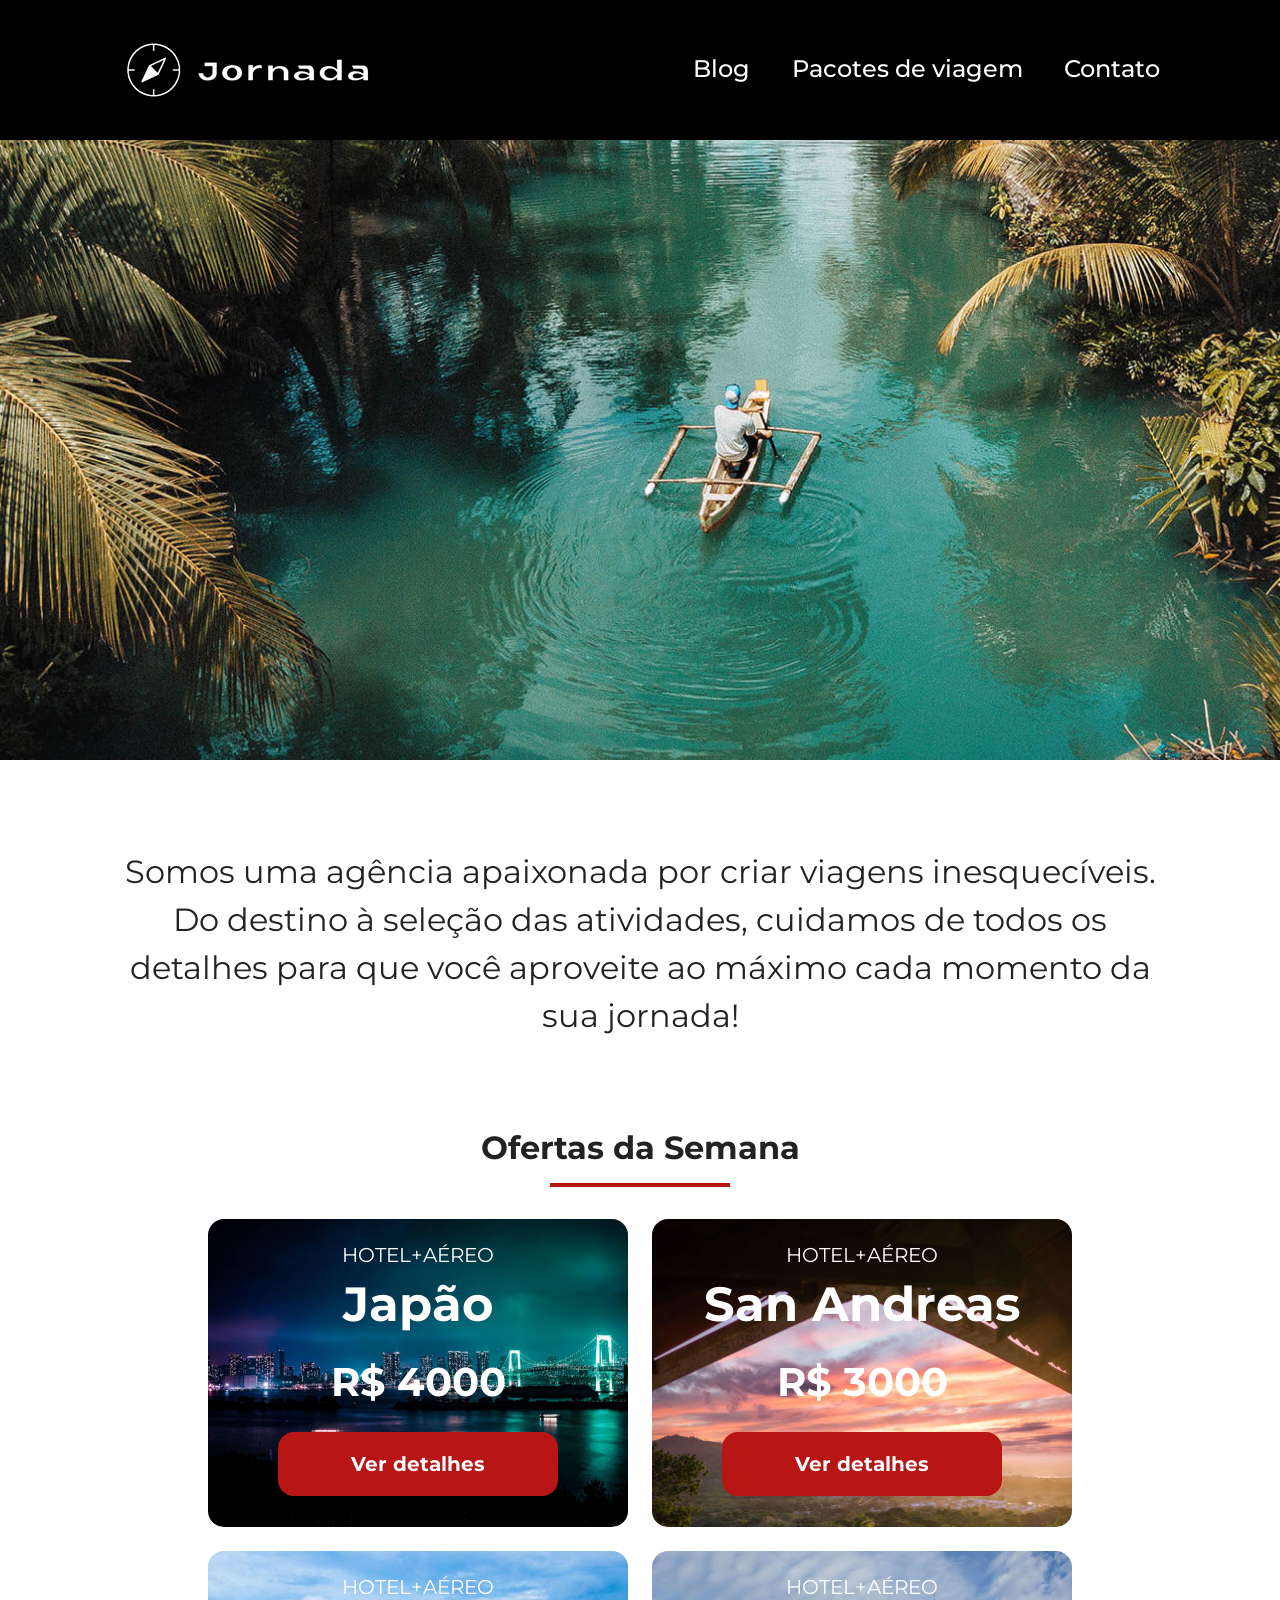
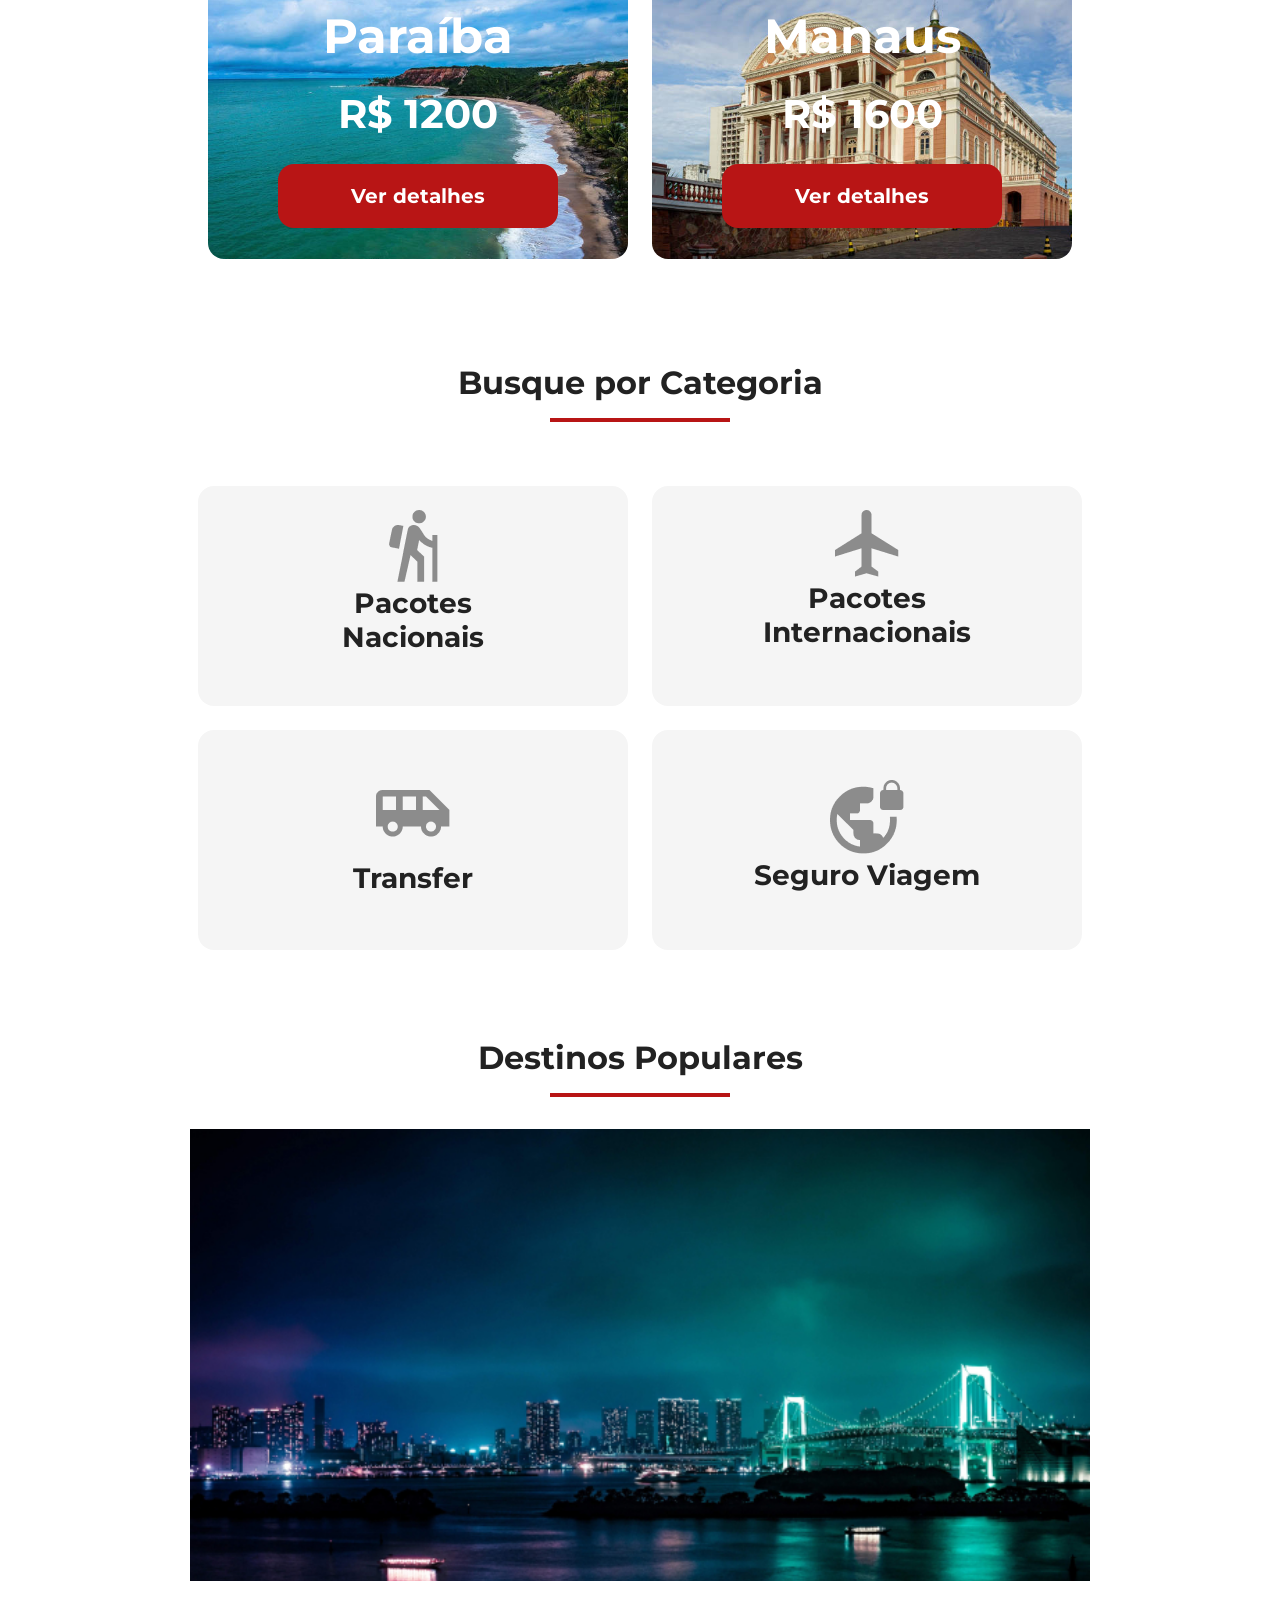
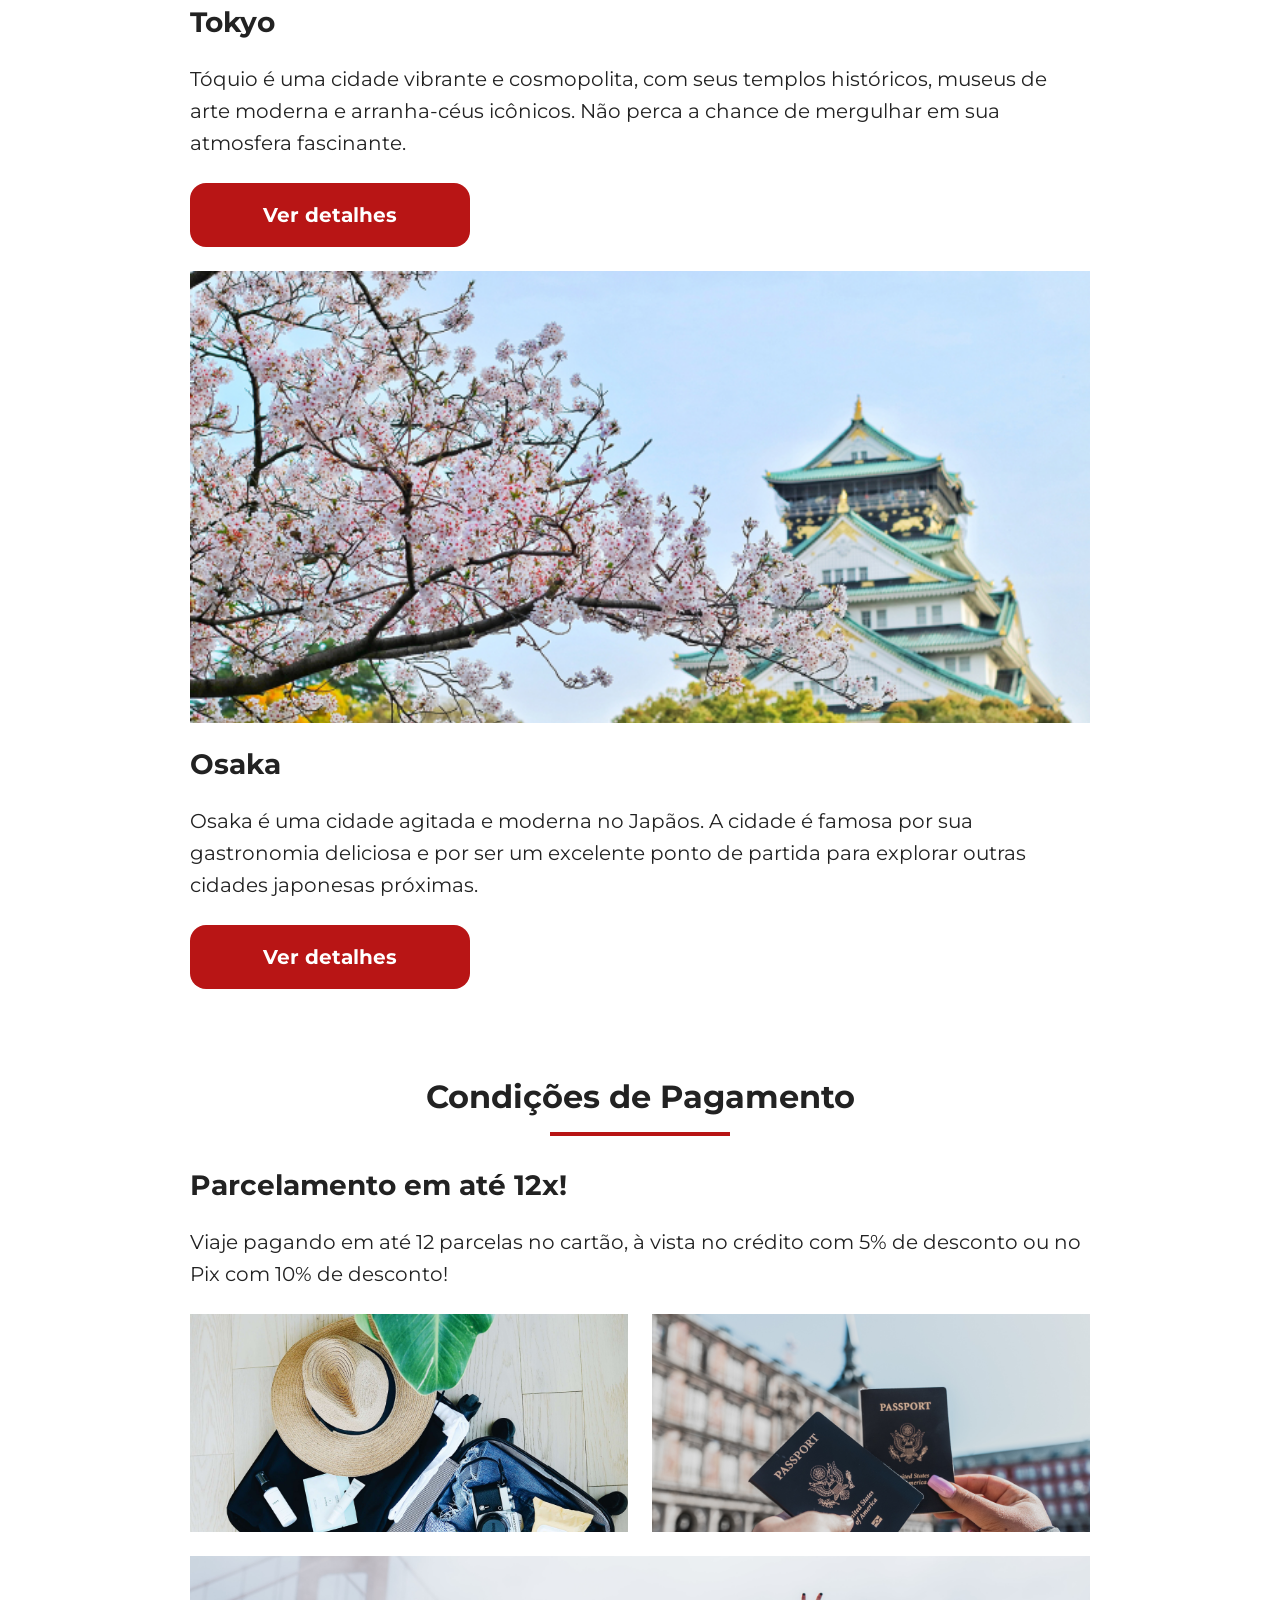
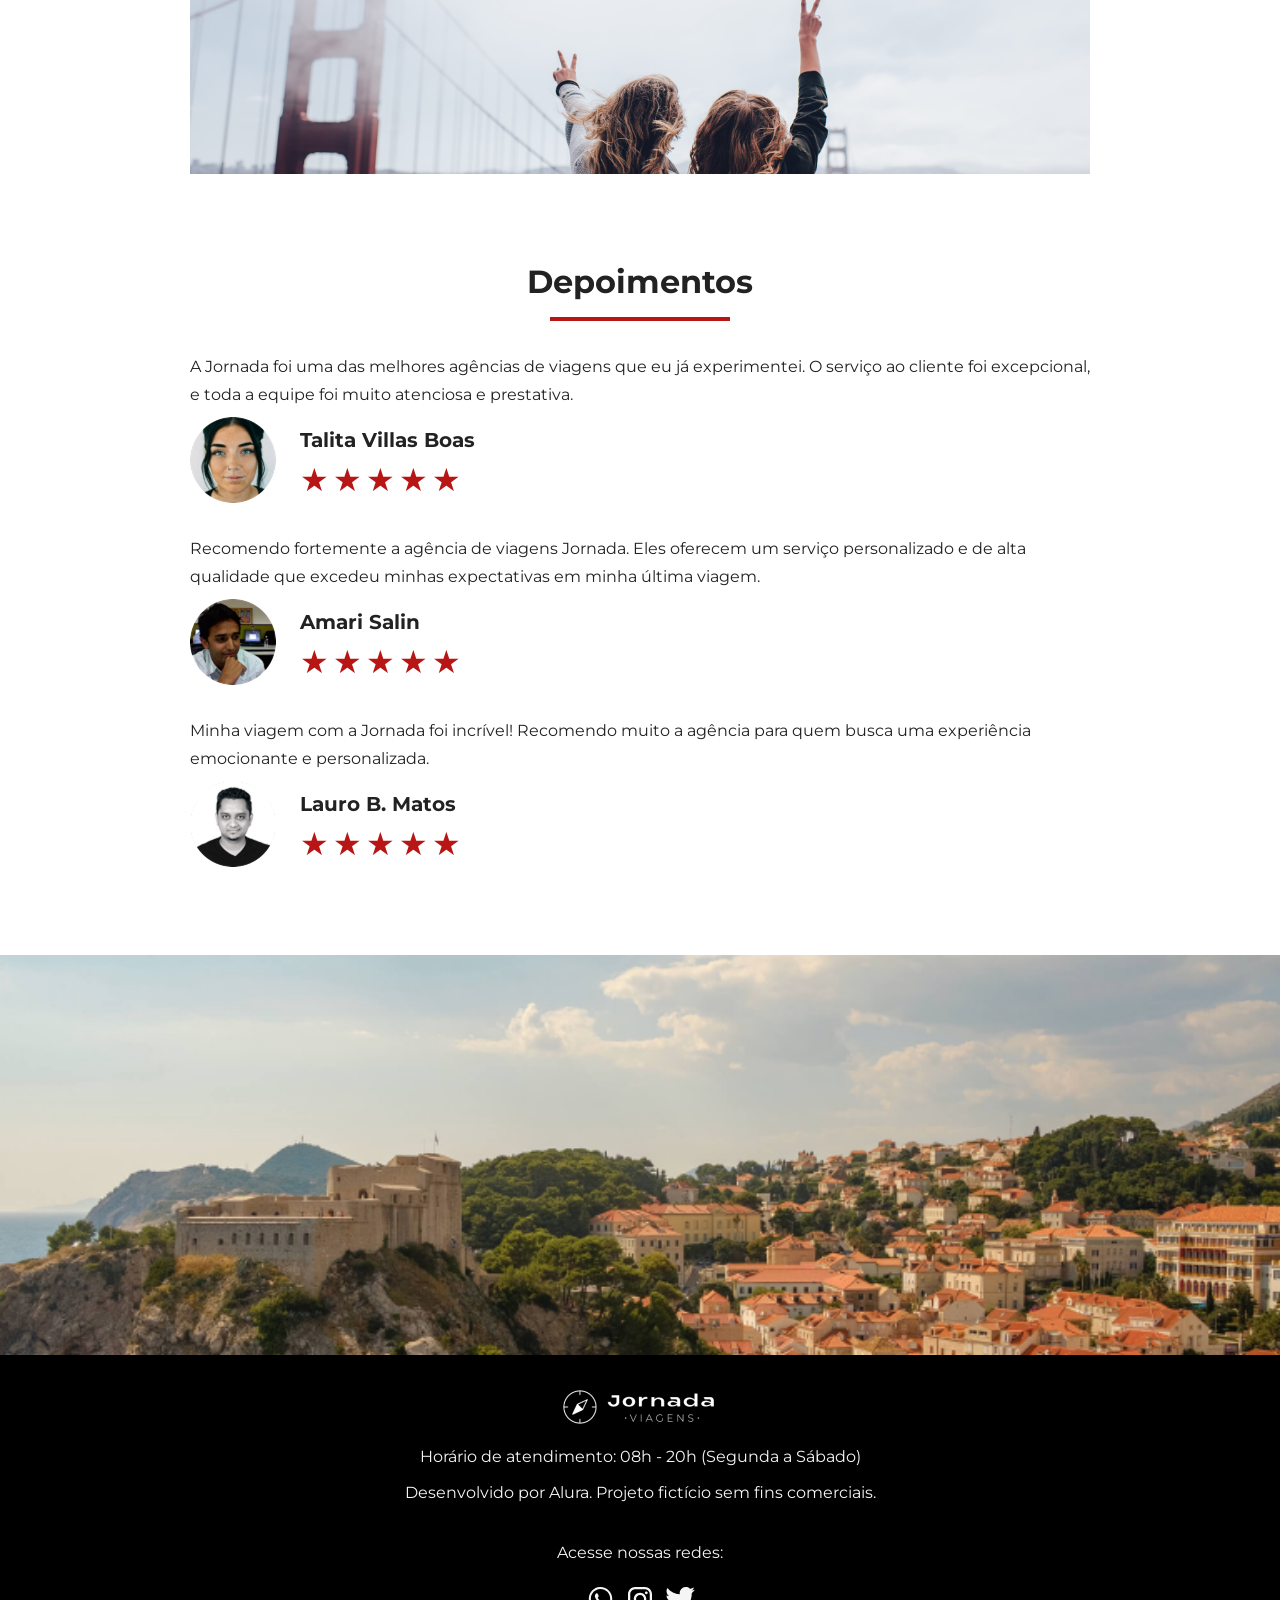
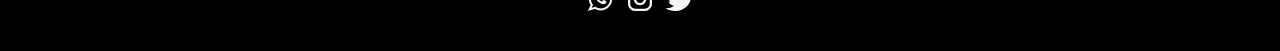
<file: index.html>
<!doctype html>
<html lang="pt-BR">
  <head>
    <meta charset="UTF-8" />
    <meta name="viewport" content="width=device-width, initial-scale=1.0" />
    <title>Jornada Viagens | Pacotes de viagem pelo Brasil e o mundo</title>
    <meta
      name="description"
      content="Jornada Viagens, uma agência apaixonada por criar viagens inesquecíveis"
    />
    <meta property="og:type" content="website" />
    <meta property="og:site_name" content="Jornada Viagens" />
    <meta property="og:locale" content="pt_BR" />
    <meta
      property="og:url"
      content="https://felipeoc12.github.io/jornada-viagens/"
    />
    <meta
      property="og:title"
      content="Jornada Viagens | Pacotes de viagem pelo Brasil e o mundo"
    />
    <meta
      property="og:description"
      content="Jornada Viagens, uma agência apaixonada por criar viagens inesquecíveis."
    />
    <meta
      property="og:image"
      content="https://felipeoc12.github.io/jornada-viagens/img/preview.jpg"
    />
    <meta property="og:image:width" content="1200" />
    <meta property="og:image:height" content="630" />
    <meta
      property="og:image:alt"
      content="Jornada Viagens - Sua próxima aventura começa aqui"
    />
    <link rel="icon" href="favico.svg" type="xml/svg" />
    <link rel="stylesheet" href="css/style.css" />
  </head>
  <body>
    <header class="main-header">
      <a class="logo" href="index.html" title="voltar para a página inicial">
        <img
          class="img-mobile"
          src="img/bussola-jornada-branca.png"
          alt="Bussola do logo Jornada Viagens na cor preta"
        />
        <img
          class="img-desktop"
          src="img/bussola-texto-jornada-branco.png"
          alt="Logo Jornada Viagens na cor branca"
        />
      </a>
      <div class="navegation-menu">
        <label for="menu">
          <img src="img/menu.png" alt="menu" />
        </label>
        <input type="checkbox" id="menu" hidden />
        <nav>
          <ul class="list-links">
            <li>
              <a href="blog.html" target="_blank" title="Acessar Blog">Blog</a>
            </li>
            <li>
              <a
                href="pacotes.html"
                target="_blank"
                title="Acessar Pacotes de viagem"
                >Pacotes de viagem</a
              >
            </li>
            <li>
              <a href="contato.html" target="_blank" title="Acessar Contato"
                >Contato</a
              >
            </li>
          </ul>
        </nav>
      </div>
    </header>
    <main>
      <section class="hero">
        <div class="hero-img"></div>
        <h2>
          Somos uma agência apaixonada por criar viagens inesquecíveis. Do
          destino à seleção das atividades, cuidamos de todos os detalhes para
          que você aproveite ao máximo cada momento da sua jornada!
        </h2>
      </section>
      <section class="offers">
        <div class="section-title">
          <h2>Ofertas da Semana</h2>
          <hr />
        </div>
        <div class="offers-cards">
          <article class="card japao">
            <header>
              <p>HOTEL+AÉREO</p>
              <h3>
                Japão <br />
                <span>R$ 4000</span>
              </h3>
            </header>
            <footer>
              <a href="#" class="button">Ver detalhes</a>
            </footer>
          </article>
          <article class="card san-andreas">
            <header>
              <p>HOTEL+AÉREO</p>
              <h3>
                San Andreas <br />
                <span>R$ 3000</span>
              </h3>
            </header>
            <footer>
              <a href="#" class="button">Ver detalhes</a>
            </footer>
          </article>
          <article class="card paraiba">
            <header>
              <p>HOTEL+AÉREO</p>
              <h3>
                Paraíba <br />
                <span>R$ 1200</span>
              </h3>
            </header>
            <footer>
              <a href="#" class="button">Ver detalhes</a>
            </footer>
          </article>
          <article class="card manaus">
            <header>
              <p>HOTEL+AÉREO</p>
              <h3>
                Manaus <br />
                <span>R$ 1600</span>
              </h3>
            </header>
            <footer>
              <a href="#" class="button">Ver detalhes</a>
            </footer>
          </article>
        </div>
      </section>
      <section class="categories">
        <div class="section-title">
          <h2>Busque por Categoria</h2>
          <hr />
        </div>
        <div class="categories-cards">
          <a
            class="card"
            href="#"
            target="_blank"
            title="Busque pela categoria Pacotes Nacionais"
          >
            <img
              src="img/icone-caminhada.png"
              alt="ícone cinza representando uma pessoa fazendo tracking"
            />
            <h3 class="content-title">
              Pacotes <br />
              Nacionais
            </h3>
          </a>

          <a
            class="card"
            href="#"
            target="_blank"
            title="Busque pela categoria Pacotes Internacionais"
          >
            <img
              src="img/icone-aviao.png"
              alt="ícone cinza representando um avião"
            />
            <h3 class="content-title">
              Pacotes <br />
              Internacionais
            </h3>
          </a>
          <a
            class="card single-line transfer"
            href="#"
            target="_blank"
            title="Busque pela categoria Transfer"
          >
            <img
              src="img/icone-onibus.png"
              alt="ícone cinza representando um ônibus"
            />
            <h3 class="content-title">Transfer</h3>
          </a>
          <a
            class="card single-line"
            href="#"
            target="_blank"
            title="Busque pela categoria Seguro Viagem"
          >
            <img
              src="img/icone-planeta.png"
              alt="ícone cinza representando o planeta terra com um cadeado"
            />
            <h3 class="content-title">Seguro Viagem</h3>
          </a>
        </div>
      </section>
      <section class="destinations">
        <div class="section-title">
          <h2>Destinos Populares</h2>
          <hr />
        </div>
        <div class="destination-items">
          <article class="item tokyo">
            <header>
              <div class="img-item"></div>
              <h3 class="content-title">Tokyo</h3>
            </header>
            <p class="content-text">
              Tóquio é uma cidade vibrante e cosmopolita, com seus templos
              históricos, museus de arte moderna e arranha-céus icônicos. Não
              perca a chance de mergulhar em sua atmosfera fascinante.
            </p>
            <footer>
              <a
                href="#"
                class="button"
                target="_blank"
                title="Veja mais detalhes do destino Tokyo"
                >Ver detalhes</a
              >
            </footer>
          </article>
          <article class="item osaka">
            <header>
              <div class="img-item"></div>
              <h3 class="content-title">Osaka</h3>
            </header>
            <p class="content-text">
              Osaka é uma cidade agitada e moderna no Japãos. A cidade é famosa
              por sua gastronomia deliciosa e por ser um excelente ponto de
              partida para explorar outras cidades japonesas próximas.
            </p>
            <footer>
              <a
                href="#"
                class="button"
                target="_blank"
                title="Veja mais detalhes do destino Osaka"
                >Ver detalhes</a
              >
            </footer>
          </article>
        </div>
      </section>
      <section class="payments">
        <div class="section-title">
          <h2>Condições de Pagamento</h2>
          <hr />
        </div>
        <div class="content-container">
          <div class="text-content">
            <h3 class="content-title">Parcelamento em até 12x!</h3>
            <p class="content-text">
              Viaje pagando em até 12 parcelas no cartão, à vista no crédito com
              5% de desconto ou no Pix com 10% de desconto!
            </p>
          </div>
          <div class="image-gallery">
            <div class="image first"></div>
            <div class="image second"></div>
            <div class="image third colspan-2"></div>
          </div>
        </div>
      </section>
      <section class="testimonials">
        <div class="section-title">
          <h2>Depoimentos</h2>
          <hr />
        </div>
        <div class="testimonial-container">
          <article>
            <header>
              <p>
                A Jornada foi uma das melhores agências de viagens que eu já
                experimentei. O serviço ao cliente foi excepcional, e toda a
                equipe foi muito atenciosa e prestativa.
              </p>
            </header>
            <footer>
              <img
                src="img/avatar-talita.png"
                alt="Imagem de perfil da cliente Talita Villas Boas"
              />
              <div class="profile-content">
                <h3>Talita Villas Boas</h3>
                <div class="rating">
                  <span class="star">★</span>
                  <span class="star">★</span>
                  <span class="star">★</span>
                  <span class="star">★</span>
                  <span class="star">★</span>
                </div>
              </div>
            </footer>
          </article>
          <article>
            <header>
              <p>
                Recomendo fortemente a agência de viagens Jornada. Eles oferecem
                um serviço personalizado e de alta qualidade que excedeu minhas
                expectativas em minha última viagem.
              </p>
            </header>
            <footer>
              <img
                src="img/avatar-amari.png"
                alt="Imagem de perfil do cliente Amari Salin"
              />
              <div class="profile-content">
                <h3>Amari Salin</h3>
                <div class="rating">
                  <span class="star">★</span>
                  <span class="star">★</span>
                  <span class="star">★</span>
                  <span class="star">★</span>
                  <span class="star">★</span>
                </div>
              </div>
            </footer>
          </article>
          <article>
            <header>
              <p>
                Minha viagem com a Jornada foi incrível! Recomendo muito a
                agência para quem busca uma experiência emocionante e
                personalizada.
              </p>
            </header>
            <footer>
              <img
                src="img/avatar-lauro.png"
                alt="Imagem de perfil do cliente Lauro B. Matos"
              />
              <div class="profile-content">
                <h3>Lauro B. Matos</h3>
                <div class="rating">
                  <span class="star">★</span>
                  <span class="star">★</span>
                  <span class="star">★</span>
                  <span class="star">★</span>
                  <span class="star">★</span>
                </div>
              </div>
            </footer>
          </article>
        </div>
      </section>
      <section class="pre-footer"></section>
    </main>
    <footer class="main-footer">
      <div class="img-and-paragraphs">
        <img
          class="logo-jornada-viagens"
          src="img/logo-jornada-viagens.png"
          alt="Logo da empresa Jornada Viagens"
        />
        <p>Horário de atendimento: 08h - 20h (Segunda a Sábado)</p>
        <p>Desenvolvido por Alura. Projeto fictício sem fins comerciais.</p>
      </div>
      <div class="networks">
        <p>Acesse nossas redes:</p>
        <div class="logo-networks">
          <a
            href="#"
            target="_blank"
            title="Acesse o WhatsApp da Jornada Viagens"
          >
            <img src="img/logo-whatsapp.svg" alt="Ícone do WhatsApp" />
          </a>
          <a
            href="#"
            target="_blank"
            title="Acesse o Instagram da Jornada Viagens"
          >
            <img src="img/logo-instagram.svg" alt="Ícone do Instagram" />
          </a>
          <a
            href="#"
            target="_blank"
            title="Acesse o Twitter da Jornada Viagens"
          >
            <img src="img/logo-twitter.svg" alt="Ícone do Twitter" />
          </a>
        </div>
      </div>
    </footer>
  </body>
</html>
</file>
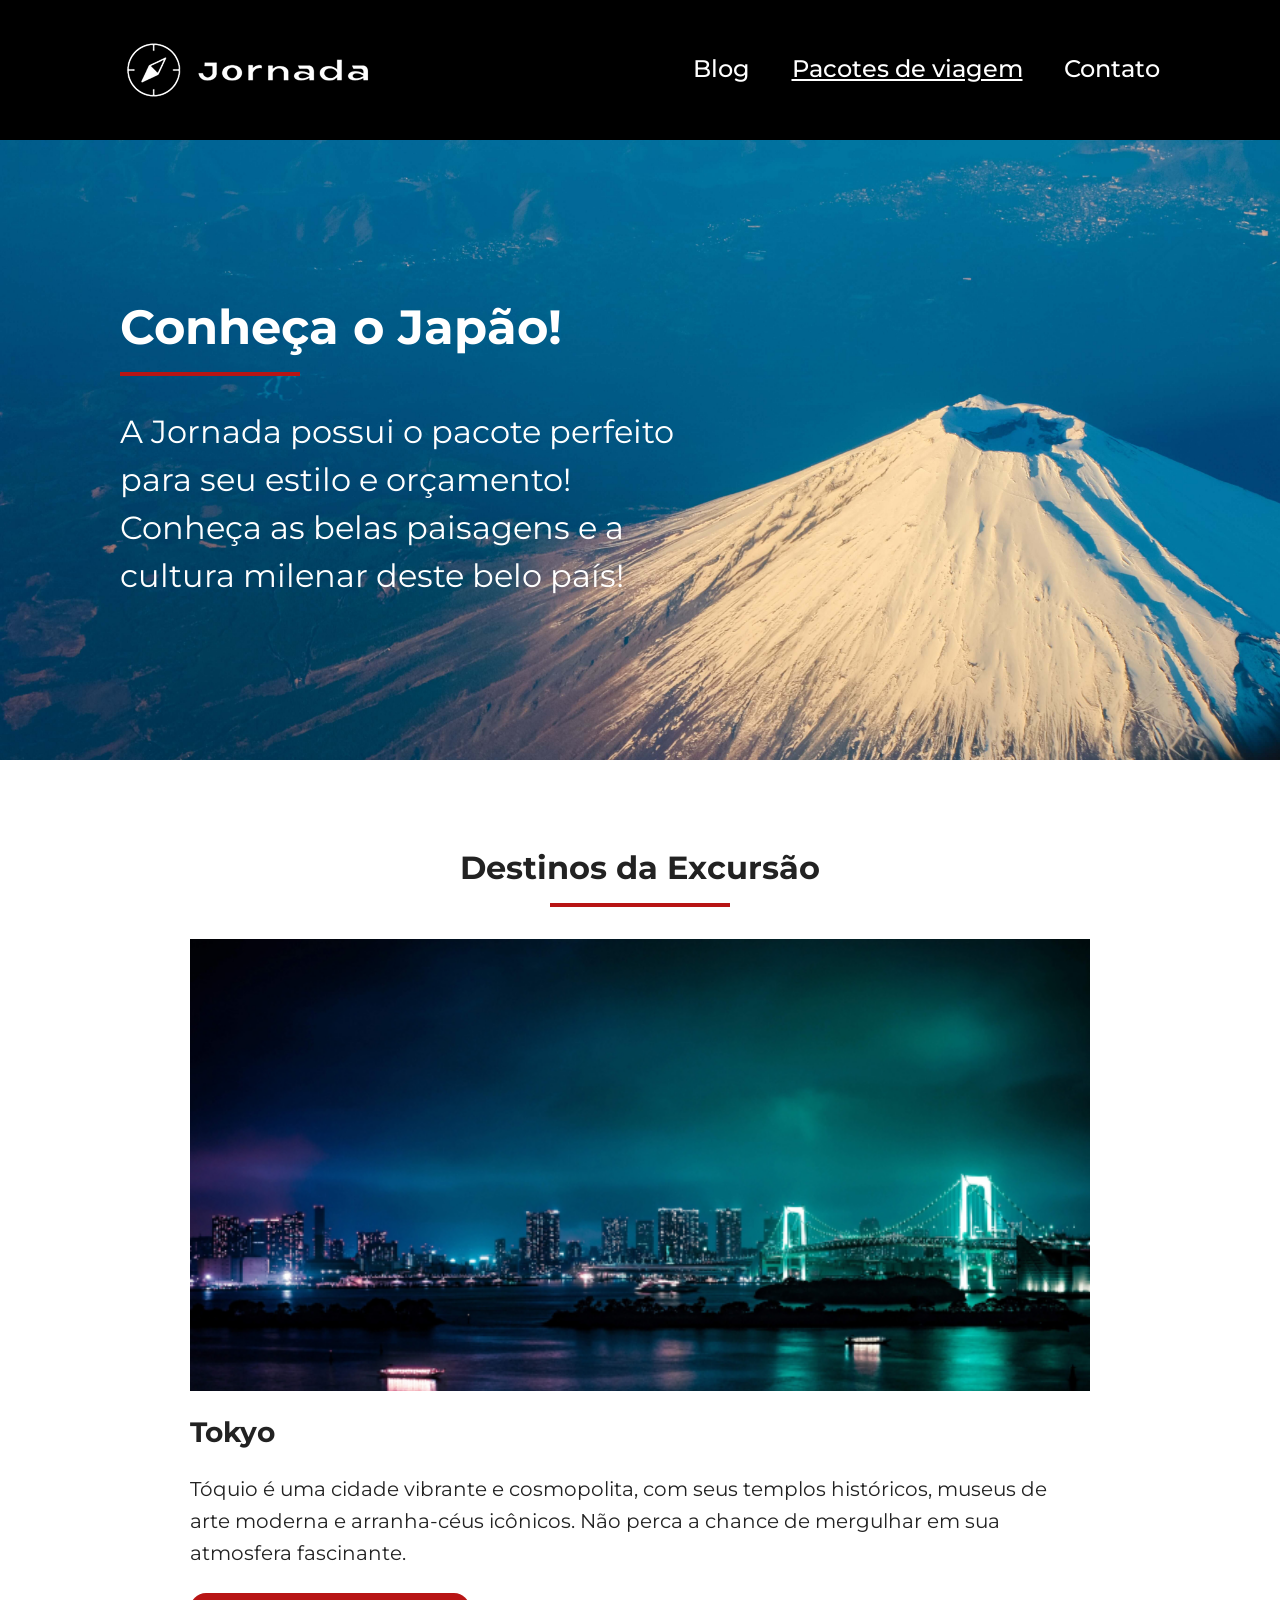
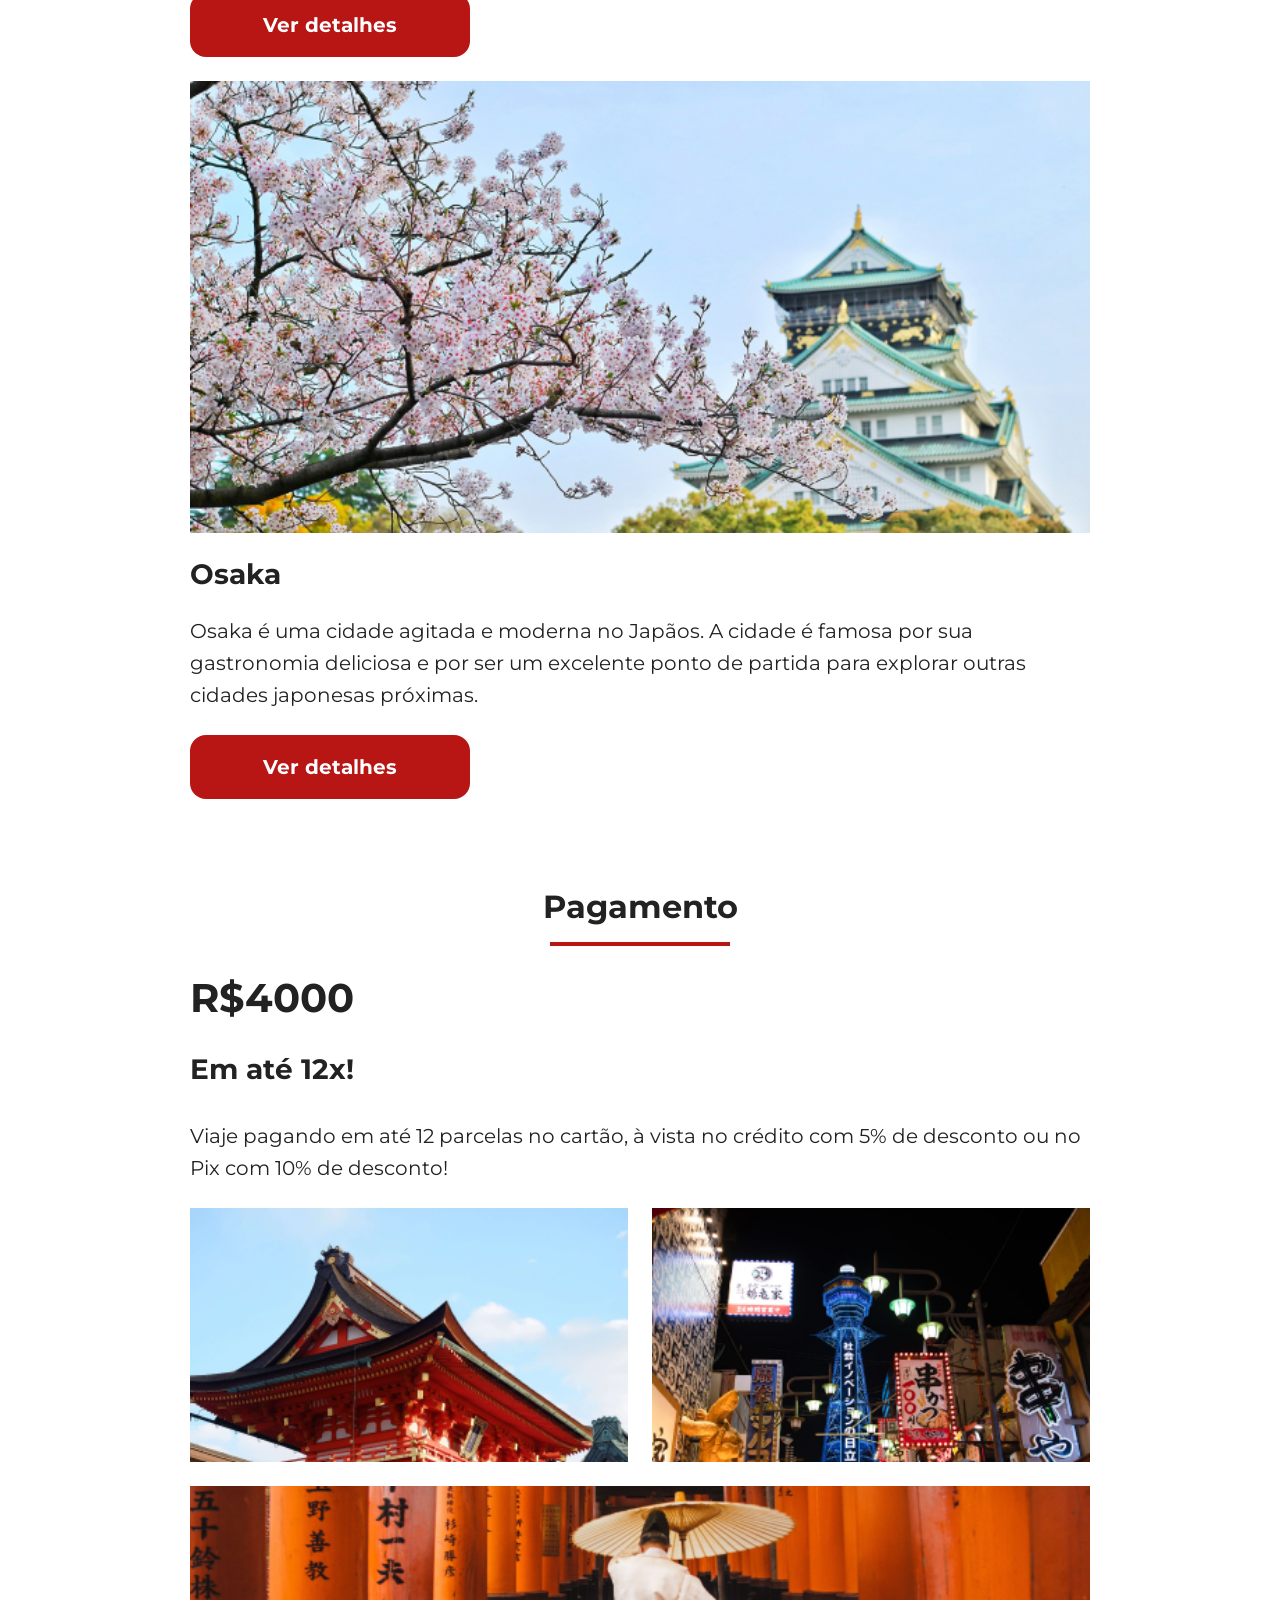
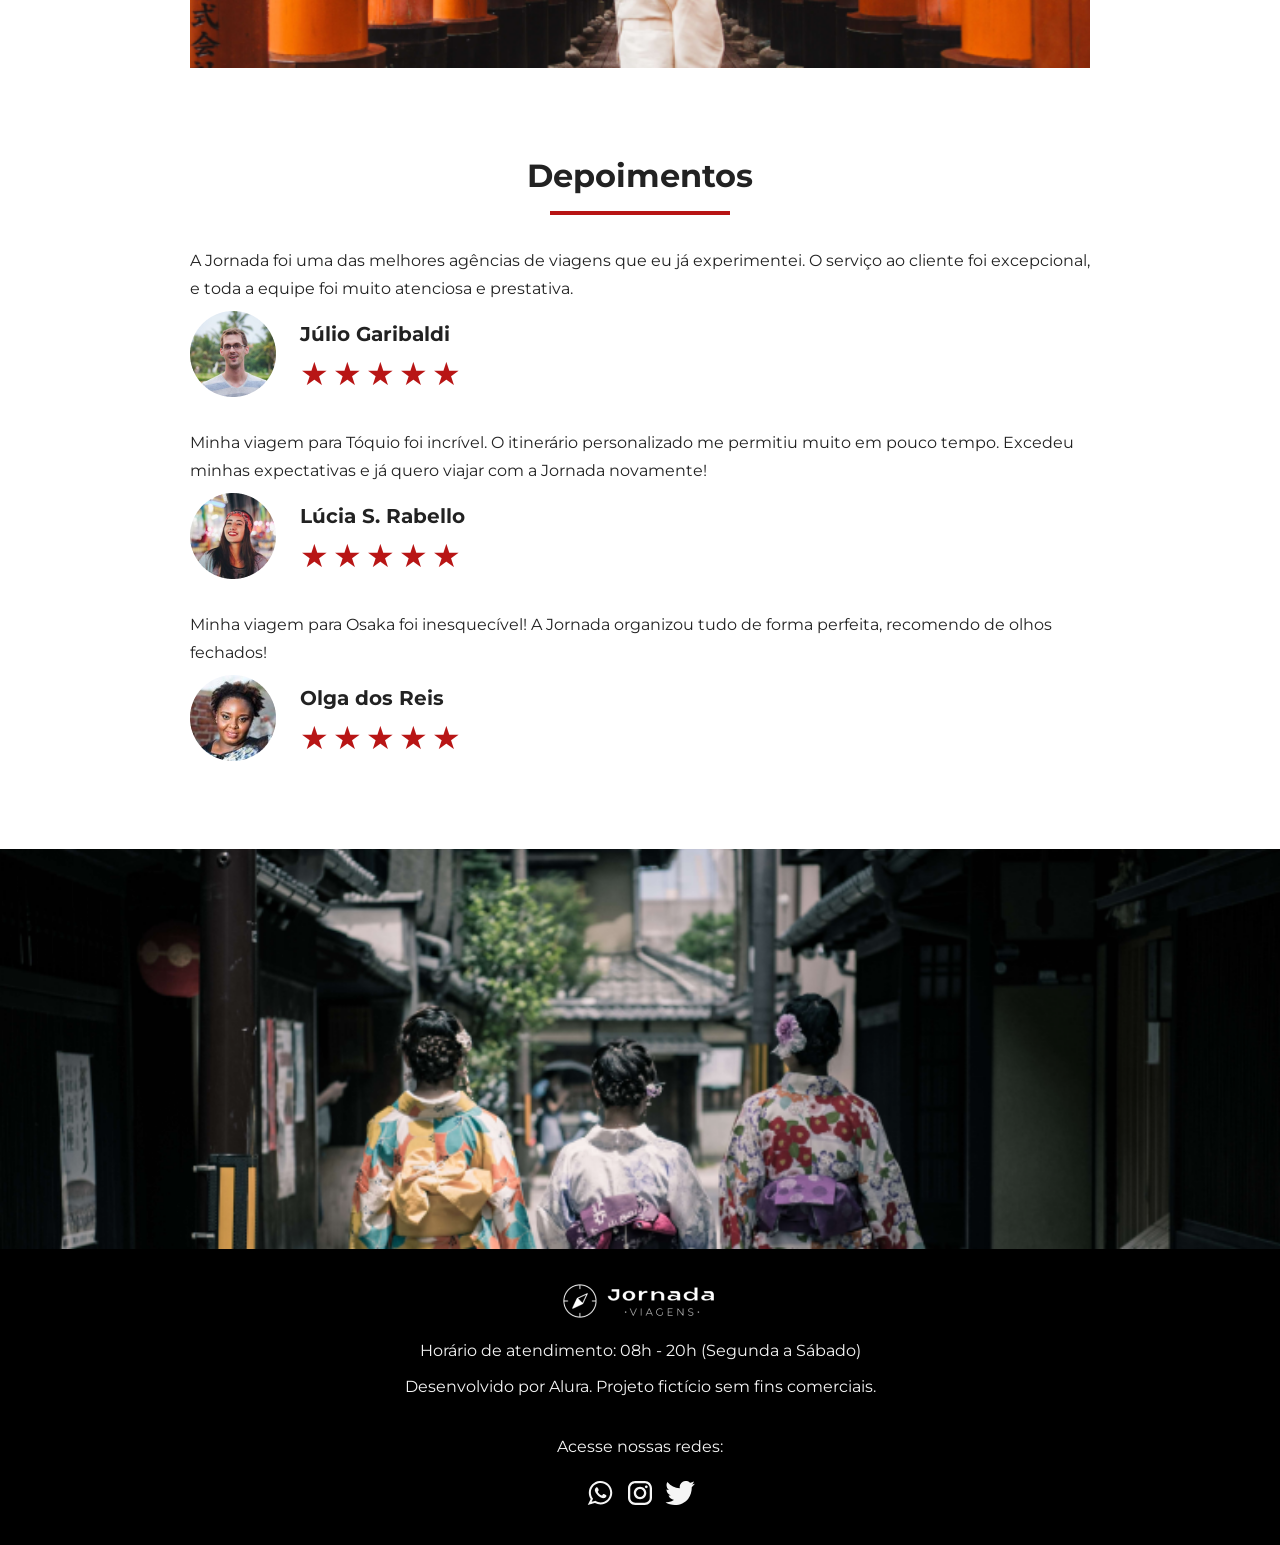
<file: pacotes.html>
<!doctype html>
<html lang="pt-BR">
  <head>
    <meta charset="UTF-8" />
    <meta name="viewport" content="width=device-width, initial-scale=1.0" />
    <title>Pacotes de viagem para todos os estilos | Jornada Viagens</title>
    <meta
      name="description"
      content="A Jornada possui o pacote perfeito para seu estilo e orçamento!"
    />
    <meta property="og:type" content="website" />
    <meta property="og:site_name" content="Jornada Viagens" />
    <meta property="og:locale" content="pt_BR" />
    <meta
      property="og:url"
      content="https://felipeoc12.github.io/jornada-viagens/pacotes.html"
    />
    <meta
      property="og:title"
      content="Pacotes de viagem para todos os estilos | Jornada Viagens"
    />
    <meta
      property="og:description"
      content="A Jornada possui o pacote perfeito para seu estilo e orçamento!"
    />
    <meta
      property="og:image"
      content="https://felipeoc12.github.io/jornada-viagens/img/preview.jpg"
    />
    <meta property="og:image:width" content="1200" />
    <meta property="og:image:height" content="630" />
    <meta
      property="og:image:alt"
      content="Jornada Viagens - Pacotes de viagem"
    />
    <link rel="icon" href="favico.svg" type="xml/svg" />
    <link rel="stylesheet" href="css/style.css" />
  </head>
  <body>
    <header class="main-header">
      <a class="logo" href="index.html" title="voltar para a página inicial">
        <img
          class="img-mobile"
          src="img/bussola-jornada-branca.png"
          alt="Bussola do logo Jornada Viagens na cor preta"
        />
        <img
          class="img-desktop"
          src="img/bussola-texto-jornada-branco.png"
          alt="Logo Jornada Viagens na cor branca"
        />
      </a>
      <div class="navegation-menu">
        <label for="menu">
          <img src="img/menu.png" alt="menu" />
        </label>
        <input type="checkbox" id="menu" hidden />
        <nav>
          <ul class="list-links">
            <li>
              <a href="blog.html" target="_blank" title="Acessar Blog">Blog</a>
            </li>
            <li>
              <a
                class="active"
                href="pacotes.html"
                target="_blank"
                title="Acessar Pacotes de viagem"
                >Pacotes de viagem</a
              >
            </li>
            <li>
              <a href="contato.html" target="_blank" title="Acessar Contato"
                >Contato</a
              >
            </li>
          </ul>
        </nav>
      </div>
    </header>
    <main>
      <section class="travel-packages hero-img">
        <div class="hero-content">
          <h1>Conheça o Japão!</h1>
          <hr />
          <p>
            A Jornada possui o pacote perfeito para seu estilo e orçamento!
            Conheça as belas paisagens e a cultura milenar deste belo país!
          </p>
        </div>
      </section>
      <section class="destinations">
        <div class="section-title">
          <h2>Destinos da Excursão</h2>
          <hr />
        </div>
        <div class="destination-items">
          <article class="item tokyo">
            <header>
              <div class="img-item"></div>
              <h3 class="content-title">Tokyo</h3>
            </header>
            <p class="content-text">
              Tóquio é uma cidade vibrante e cosmopolita, com seus templos
              históricos, museus de arte moderna e arranha-céus icônicos. Não
              perca a chance de mergulhar em sua atmosfera fascinante.
            </p>
            <footer>
              <a
                href="#"
                class="button"
                target="_blank"
                title="Veja mais detalhes do destino Tokyo"
                >Ver detalhes</a
              >
            </footer>
          </article>
          <article class="item osaka">
            <header>
              <div class="img-item"></div>
              <h3 class="content-title">Osaka</h3>
            </header>
            <p class="content-text">
              Osaka é uma cidade agitada e moderna no Japãos. A cidade é famosa
              por sua gastronomia deliciosa e por ser um excelente ponto de
              partida para explorar outras cidades japonesas próximas.
            </p>
            <footer>
              <a
                href="#"
                class="button"
                target="_blank"
                title="Veja mais detalhes do destino Osaka"
                >Ver detalhes</a
              >
            </footer>
          </article>
        </div>
      </section>
      <section class="payments">
        <div class="section-title">
          <h2>Pagamento</h2>
          <hr />
        </div>
        <div class="travel-packages content-container">
          <div class="text-content">
            <h3 class="content-title">R$4000</h3>
            <h4 class="content-second-title">Em até 12x!</h4>
            <p class="content-text">
              Viaje pagando em até 12 parcelas no cartão, à vista no crédito com
              5% de desconto ou no Pix com 10% de desconto!
            </p>
            <a
              href="#"
              class="button"
              target="_blank"
              title="Veja mais detalhes de pagamento"
              >Ver detalhes</a
            >
          </div>
          <div class="image-gallery">
            <div class="image first"></div>
            <div class="image second"></div>
            <div class="image third colspan-2"></div>
          </div>
        </div>
      </section>
      <section class="travel-packages testimonials">
        <div class="section-title">
          <h2>Depoimentos</h2>
          <hr />
        </div>
        <div class="testimonial-container">
          <article>
            <header>
              <p>
                A Jornada foi uma das melhores agências de viagens que eu já
                experimentei. O serviço ao cliente foi excepcional, e toda a
                equipe foi muito atenciosa e prestativa.
              </p>
            </header>
            <footer>
              <img
                src="img/travel-packages/avatar-julio.png"
                alt="Imagem de perfil do cliente Júlio Garibaldi"
              />
              <div class="profile-content">
                <h3>Júlio Garibaldi</h3>
                <div class="rating">
                  <span class="star">★</span>
                  <span class="star">★</span>
                  <span class="star">★</span>
                  <span class="star">★</span>
                  <span class="star">★</span>
                </div>
              </div>
            </footer>
          </article>
          <article>
            <header>
              <p>
                Minha viagem para Tóquio foi incrível. O itinerário
                personalizado me permitiu muito em pouco tempo. Excedeu minhas
                expectativas e já quero viajar com a Jornada novamente!
              </p>
            </header>
            <footer>
              <img
                src="img/travel-packages/avatar-lucia.png"
                alt="Imagem de perfil da cliente Lúcia S. Rabello"
              />
              <div class="profile-content">
                <h3>Lúcia S. Rabello</h3>
                <div class="rating">
                  <span class="star">★</span>
                  <span class="star">★</span>
                  <span class="star">★</span>
                  <span class="star">★</span>
                  <span class="star">★</span>
                </div>
              </div>
            </footer>
          </article>
          <article>
            <header>
              <p>
                Minha viagem para Osaka foi inesquecível! A Jornada organizou
                tudo de forma perfeita, recomendo de olhos fechados!
              </p>
            </header>
            <footer>
              <img
                src="img/travel-packages/avatar-olga.png"
                alt="Imagem de perfil da cliente Olga dos Reis"
              />
              <div class="profile-content">
                <h3>Olga dos Reis</h3>
                <div class="rating">
                  <span class="star">★</span>
                  <span class="star">★</span>
                  <span class="star">★</span>
                  <span class="star">★</span>
                  <span class="star">★</span>
                </div>
              </div>
            </footer>
          </article>
        </div>
      </section>
      <section class="travel-packages pre-footer"></section>
    </main>
    <footer class="main-footer">
      <div class="img-and-paragraphs">
        <img
          class="logo-jornada-viagens"
          src="img/logo-jornada-viagens.png"
          alt="Logo da empresa Jornada Viagens"
        />
        <p>Horário de atendimento: 08h - 20h (Segunda a Sábado)</p>
        <p>Desenvolvido por Alura. Projeto fictício sem fins comerciais.</p>
      </div>
      <div class="networks">
        <p>Acesse nossas redes:</p>
        <div class="logo-networks">
          <a
            href="#"
            target="_blank"
            title="Acesse o WhatsApp da Jornada Viagens"
          >
            <img src="img/logo-whatsapp.svg" alt="Ícone do WhatsApp" />
          </a>
          <a
            href="#"
            target="_blank"
            title="Acesse o Instagram da Jornada Viagens"
          >
            <img src="img/logo-instagram.svg" alt="Ícone do Instagram" />
          </a>
          <a
            href="#"
            target="_blank"
            title="Acesse o Twitter da Jornada Viagens"
          >
            <img src="img/logo-twitter.svg" alt="Ícone do Twitter" />
          </a>
        </div>
      </div>
    </footer>
  </body>
</html>
</file>
<file: css/style.css>
@import url(global.css);
@import url(header.css);
@import url(hero.css);
@import url(offers.css);
@import url(categories.css);
@import url(destinations.css);
@import url(payments.css);
@import url(testimonials.css);
@import url(pre-footer.css);
@import url(footer.css);
</file>
